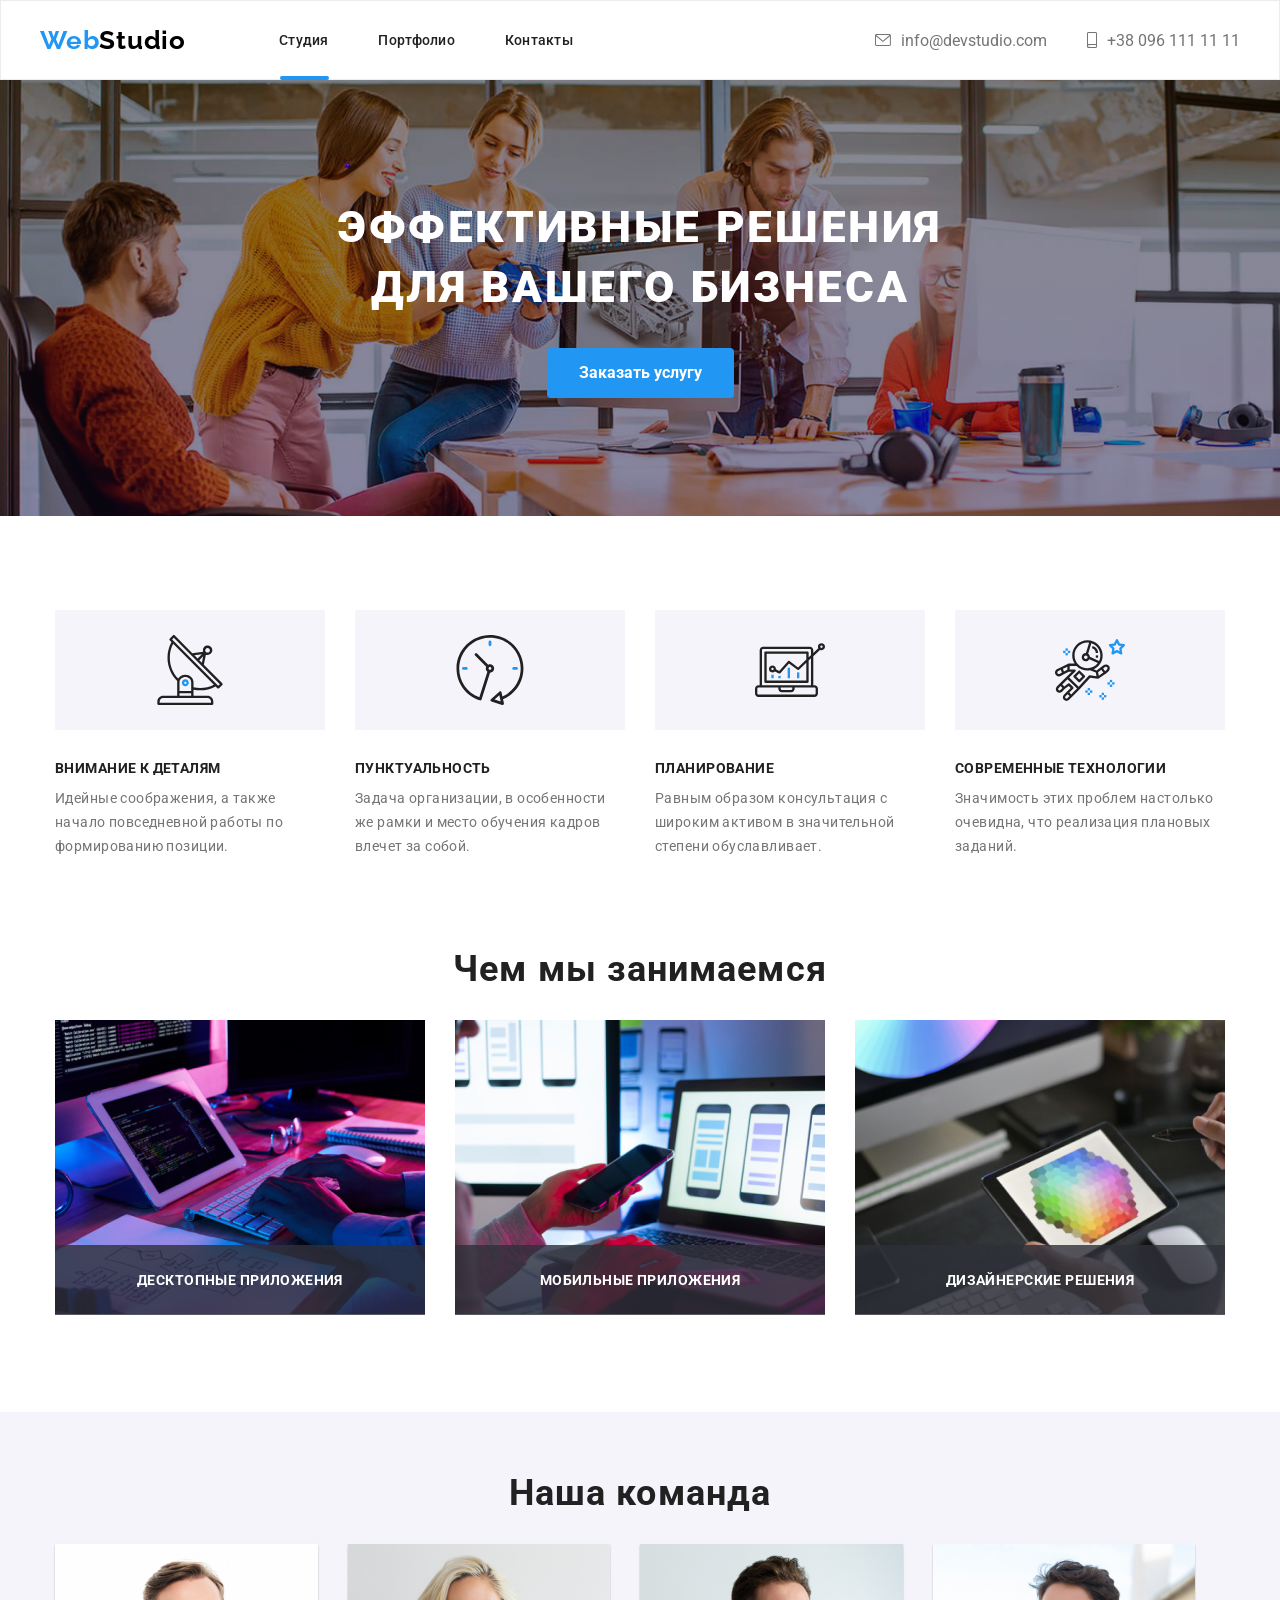
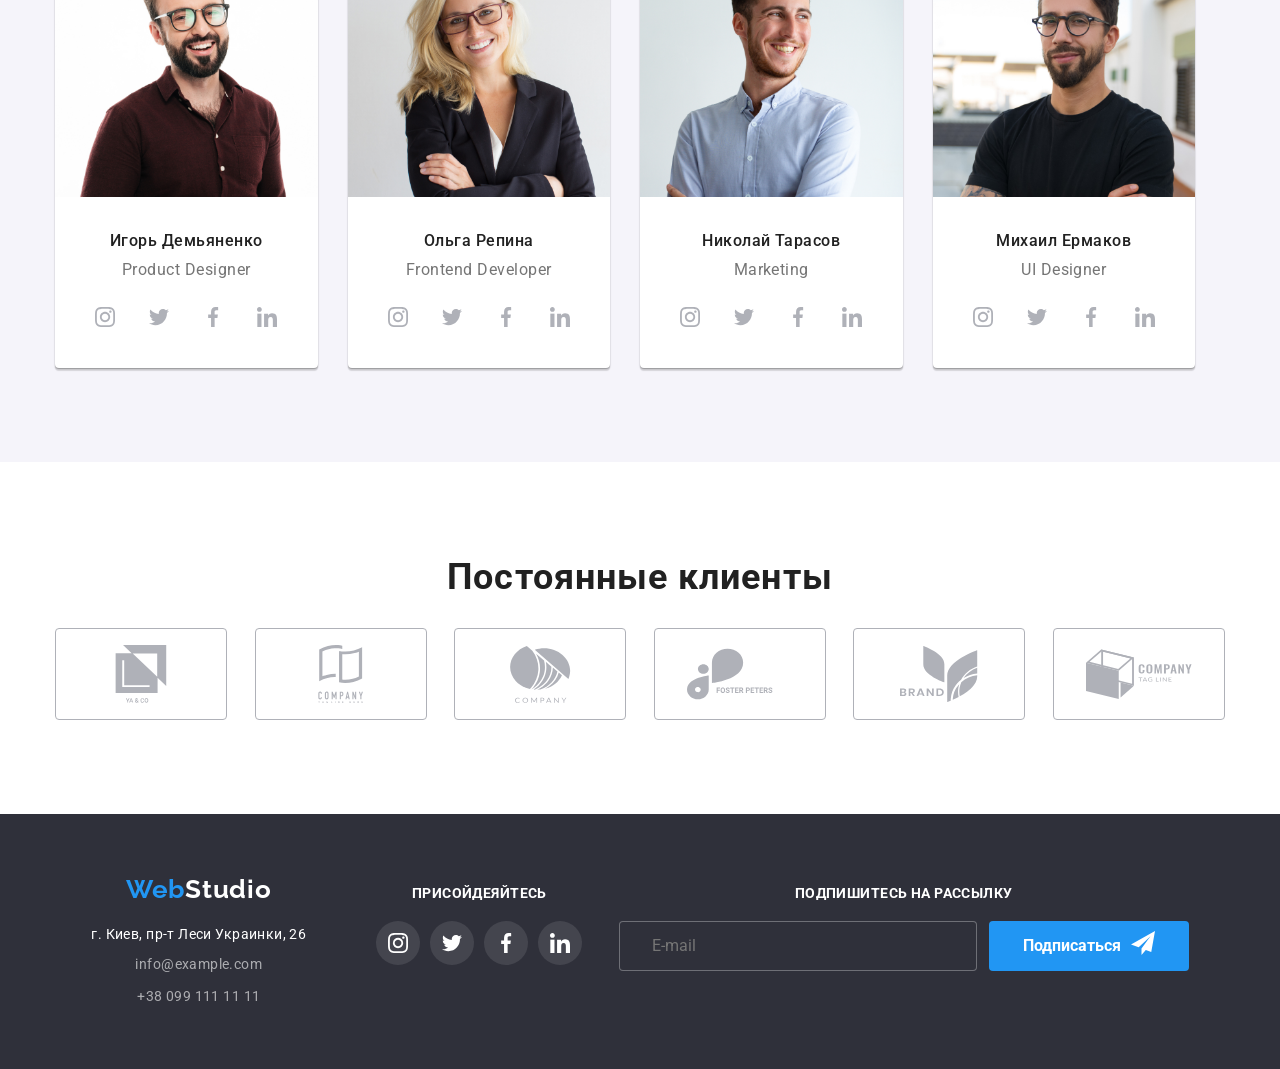
<file: index.html>
<!DOCTYPE html>
<html lang="ru">
<head>
    <meta charset="UTF-8">
    <meta http-equiv="X-UA-Compatible" content="IE=edge">
    <meta name="viewport" content="width=device-width, initial-scale=1.0">
    <title>Yaroslav Borys</title>
    <link rel="preconnect" href="https://fonts.gstatic.com">
    <link href="https://fonts.googleapis.com/css2?family=Raleway:wght@700&family=Roboto:wght@400;500;700;900&display=swap"
        rel="stylesheet">
    <!-- <link rel="stylesheet" href="./css/style.css" /> -->
    <link rel="stylesheet" href="css/main.min.css"/>
</head>

    <template>
        <svg class="icons-button">
            <use href="./images/icons-list/sprite.svg.svg#icon-vector13"></use></svg>

                    <svg class="close-button__menu">
                        <use href="./images/icons-list/sprite.svg.svg#icon-close_24px"></use>
                    </svg>
            
        <svg class="icons">
            <use href="./images/icons-list/sprite.svg.svg#icon-antenna"></use>
        </svg>
        <svg class="icons">
            <use href="./images/icons-list/sprite.svg.svg#icon-astronaut"></use>
        </svg>
        <svg class="icons">
            <use href="./images/icons-list/sprite.svg.svg#icon-diagram"></use>
        </svg>
        <svg class="icons">
            <use href="./images/icons-list/sprite.svg.svg#icon-clock"></use>
        </svg>
        <svg class="icons">
            <use href="./images/icons-list/sprite.svg.svg#icon-client"></use>
        </svg>
        <svg class="icons">
            <use href="./images/icons-list/sprite.svg.svg#icon-client1"></use>
        </svg>
        <svg class="icons">
            <use href="./images/icons-list/sprite.svg.svg#icon-client2"></use>
        </svg>
        <svg class="icons">
            <use href="./images/icons-list/sprite.svg.svg#icon-client3"></use>
        </svg>
        <svg class="icons">
            <use href="./images/icons-list/sprite.svg.svg#icon-client4"></use>
        </svg>
        <svg class="icons">
            <use href="./images/icons-list/sprite.svg.svg#icon-client5"></use>
        </svg>
        <svg class=".icons-contact-mail">
            <use href="./images/icons-list/sprite.svg.svg#icon-envelope"></use>
        </svg>
        <svg class=".icons-contact-tell">
            <use href="./images/icons-list/sprite.svg.svg#icon-smartphone"></use>
        </svg>
        <svg class="icons-social">
            <use href="./images/icons-list/sprite.svg.svg#icon-instagram"></use>
        </svg>
        <svg class="icons-social">
            <use href="./images/icons-list/sprite.svg.svg#icon-twitter"></use>
        </svg>
        <svg class="icons-social">
            <use href="./images/icons-list/sprite.svg.svg#icon-facebook"></use>
        </svg>
        <svg class="icons-social">
            <use href="./images/icons-list/sprite.svg.svg#icon-linkedin"></use>
        </svg>
<!-- MODAL ICON  -->
        <svg class="">
            <use href="./images/icons-list/sprite.svg.svg#icon-name-modal"></use>
        </svg>
    
        <svg class="">
            <use href="./images/icons-list/sprite.svg.svg#icon-tel-modal"></use>
        </svg>

        <svg class="">
            <use href="./images/icons-list/sprite.svg.svg#icon-mail-modal"></use>
        </svg>
    <svg class="">
        <use href="./images/icons-list/sprite.svg.svg#icon-icon-telega"></use>
    </svg>

<!-- MODAL ICON  -->
    </template>

<body>
    <!--Навигация сайта-->
    <header>
        <nav class="navigation">
            <div class="container">
                <div class="menu-burger">
                <h1 class="logo-mobile"><a href="./index.html" lang="en" class="navigation__logo navigation__link">Web<span
                            class="nav__logo-header">Studio</span></a></h1>

            </div>

        <div class="container headder-tablet">
            <!-- <h1><a href="./index.html" lang="en" class="navigation__logo navigation__link">Web<span class="nav__logo-header">Studio</span></a></h1> -->
           <div class="nav">
            <ul class="nav__site nav__list">
                <li><a href="./index.html" class="nav__studio nav__link">Студия</a></li>
                <li><a href="./portfolio.html" class=" nav__link">Портфолио</a></li>
                <li><a href="" class="nav__link">Контакты</a></li>
            </ul>
            <ul class="nav__contact-nav list">
                <li class="nav__list-tell">
                        <ul class="nav__mail-mail">
                        
                            <li><a href="mailto:" class="nav__link">info@devstudio.com</a></li>
                        <li class="nav__icons-contact-mail"><svg class="nav__icons-contact-mail">
                                <use href="./images/icons-list/sprite.svg.svg#icon-envelope"></use>
                            </svg></li>
                        </ul>

                </li>
            
                <li class="nav__list-tell">
                        <ul class="nav__tell-tell">  
                            
                            <li class="nav__list-tell"><a href="tel:+380961111111" class="nav__link">
                    +38 096 111 11 11</a></li>
                    <li><svg class="nav__icons-contact-tell">
                            <use href="./images/icons-list/sprite.svg.svg#icon-smartphone"></use>
                        </svg></li>
            
                         </ul>
                   
            </ul>
            </div>

            <button type="button" class="button__menu">
                <svg class="icons-menu">
                    <use href="./images/icons-list/sprite.svg.svg#icon-menu_24px"></use>
                </svg>
            </button>
    <div class="mobile-nav is-hidden">
     
                <div class="menu-burger-white">
        <button type="button" class="button-close-menu"><svg class="close-button__menu">
                <use href="./images/icons-list/sprite.svg.svg#icon-close_24px"></use>
            </svg>
        </button>

            <ul class="mobile-menu list">
                <li class="mobile-menu__item">
                    <a href="./index.html" class="mobile-menu__link link">Студия</a>
                </li>
                <li class="mobile-menu__item">
                    <a href="./portfolio.html" class="mobile-menu__link link">Портфолио</a>
                </li>
                <li class="mobile-menu__item">
                    <a href="" class="mobile-menu__link link">Контакты</a>
                </li>
            </ul>


             <div class="mobile-nav__bottom">
            <ul class="mobile-contacts list ">
                <li class="mobile-contacts__item">
                    <a href="" class="mobile-contacts__link tell-contacts__link link">+38 096 111 11 11</a>
                </li>
                <li class="mobile-contacts__item">
                    <a href="" class="mobile-contacts__link link">info@devstudio.com</a>
                </li>
            </ul>

            <ul class="mobile-media list">
                <li class="mobile-media__item">
                    <a href="" class="mobile-media__link link">Instagram</a>
                </li>
                <li class="mobile-media__item">
                    <a href="" class="mobile-media__link link">Twitter</a>
                </li>
                <li class="mobile-media__item">
                    <a href="" class="mobile-media__link link">Facebook</a>
                </li>

            </ul>




        </div>
        </div>

        </nav>
    </header>

    <main>
        <!-- Заказ услуги -->
        <section class="hero">
            <div class="container">
            <h2 class="hero__title">Эффективные решения для вашего бизнеса</h2>
            <button data-modal-open type="button" class="hero__button-color">Заказать услугу</button>
            </div>
        </section>

        <!--Преимущество-->
        <section class="advantage">
        <div class="container">
            <h2 class="disp-none">Преимущество</h2>
            <ul class="advantage__list">
                <li> 
                    <div class="advantage__content">
                    <svg class="advantage__icons">
                    <use href="./images/icons-list/sprite.svg.svg#icon-antenna"></use>
                     </svg>
                    </div>
                    <h3  class="advantage__tittle">Внимание к деталям</h3>
                    <p class="advantage__text">Идейные соображения, а также начало повседневной работы по формированию позиции.</p>
                </li>
                <li>
                      <div class="advantage__content">
                    <svg class="advantage__icons">
                        <use href="./images/icons-list/sprite.svg.svg#icon-clock"></use>
                    </svg>
                    </div>
                    <h3 class="advantage__tittle">Пунктуальность</h3>
                    <p class="advantage__text">Задача организации, в особенности же рамки и место обучения кадров влечет за собой.</p>
                </li>
                <li>
                   <div class="advantage__content">
                    <svg class="advantage__icons">
                        <use href="./images/icons-list/sprite.svg.svg#icon-diagram"></use>
                    </svg>
                    </div>
                    <h3 class="advantage__tittle">Планирование</h3>
                    <p class="advantage__text">Равным образом консультация с широким активом в значительной степени обуславливает.</p>
                </li>
                <li>
                    <div class="advantage__content">
                    <svg class="advantage__icons">
                    <use href="./images/icons-list/sprite.svg.svg#icon-astronaut"></use>
                   </svg>
                    </div>
                    <h3 class="advantage__tittle">Современные технологии</h3>
                    <p class="advantage__text">Значимость этих проблем настолько очевидна, что реализация плановых заданий.</p>
                </li>
            </ul>
        </div>
        </section>
            <!--Работа-->
        <section class="work">
            <div class="container">
               <h2 class="block-tittle">Чем мы занимаемся</h2>
                <ul class="work__list">
                   <li class="work__background-img"><img src="images/desctop/img.jpg" class="work__img-list" alt="набор текста на планшете" >
                <p class="work__text">ДЕСКТОПНЫЕ ПРИЛОЖЕНИЯ</p></li>
                    <li class="work__background-img"><img src="images/desctop/box2.jpg" class="work__img-list" alt="nелефон и ноутбук" >
                <p class="work__text">МОБИЛЬНЫЕ ПРИЛОЖЕНИЯ</p></li>
                    <li class="work__background-img"><img src="images/desctop/box3.jpg" class="work__img-list" alt="палитра цветов" >
                <p class="work__text">ДИЗАЙНЕРСКИЕ РЕШЕНИЯ</p>
                    </li>
                </ul>  
            </div>
        </section>
        <!-- Команда -->
        <section class="team">
            <div class="container">
            <h2 class="block-tittle">Наша команда</h2>
            <ul class="team__list">
                <li class="team__people">
                    <img srcset="./images/desctop/human.jpg 1x, ./images/desctop/card-team12x.jpg 2x" src="./images/desctop/human.jpg" alt="мужчина" width="100%">
                    <h3 class="team__worker">Игорь Демьяненко</h3>
                    <p lang="en" class="team__profession">Product Designer</p>
                    <ul class="team__list-people">
                        <li>
                            <a href="#" class="team__social-link">
                                <svg class="team__icons-social">
                                <use href="./images/icons-list/sprite.svg.svg#icon-instagram"></use>
                                </svg>
                            </a>
                        </li>
                        <li>
                            <a href="#" class="team__social-link">
                                <svg class="team__icons-social">
                                <use href="./images/icons-list/sprite.svg.svg#icon-twitter"></use>
                                </svg>
                            </a>
                        </li>
                        <li>
                            <a href="#" class="team__social-link">
                                <svg class="team__icons-social">
                                 <use href="./images/icons-list/sprite.svg.svg#icon-facebook"></use>
                                </svg>
                            </a>
                        </li>
                        <li>
                            <a href="#" class="team__social-link">
                                <svg class="team__icons-social">
                                <use href="./images/icons-list/sprite.svg.svg#icon-linkedin"></use>
                                </svg>
                            </a>
                        </li>
                
                    </ul>
                </li>
                <li class="team__people">
                    <img srcset="./images/desctop/human1.jpg 1x, ./images/desctop/card-team22x.jpg 2x" src="./images/desctop/human1.jpg" alt="девушка"  width="100%">
                    <h3 class="team__worker">Ольга Репина</h3>
                    <p lang="en" class="team__profession">Frontend Developer</p>
                                        <ul class="team__list-people">
                        <li>
                            <a href="#" class="team__social-link">
                                <svg class="team__icons-social">
                                <use href="./images/icons-list/sprite.svg.svg#icon-instagram"></use>
                                </svg>
                            </a>
                        </li>
                        <li>
                            <a href="#" class="team__social-link">
                                <svg class="team__icons-social">
                                <use href="./images/icons-list/sprite.svg.svg#icon-twitter"></use>
                                </svg>
                            </a>
                        </li>
                        <li>
                            <a href="#" class="team__social-link">
                                <svg class="team__icons-social">
                                 <use href="./images/icons-list/sprite.svg.svg#icon-facebook"></use>
                                </svg>
                            </a>
                        </li>
                        <li>
                            <a href="#" class="team__social-link">
                                <svg class="team__icons-social">
                                <use href="./images/icons-list/sprite.svg.svg#icon-linkedin"></use>
                                </svg>
                            </a>
                        </li>
                
                    </ul>
                </li>
                <li class="team__people">
                    <img srcset="./images/desctop/human2.jpg 1x, ./images/desctop/card-team32x.jpg 2x" src="./images/desctop/human2.jpg" alt="мужчина смотрит вправо " width="100%" >
                    <h3 class="team__worker">Николай Тарасов</h3>
                    <p lang="en" class="team__profession">Marketing</p>
                                                        <ul class="team__list-people">
                        <li>
                            <a href="#" class="team__social-link">
                                <svg class="team__icons-social">
                                <use href="./images/icons-list/sprite.svg.svg#icon-instagram"></use>
                                </svg>
                            </a>
                        </li>
                        <li>
                            <a href="#" class="team__social-link">
                                <svg class="team__icons-social">
                                <use href="./images/icons-list/sprite.svg.svg#icon-twitter"></use>
                                </svg>
                            </a>
                        </li>
                        <li>
                            <a href="#" class="team__social-link">
                                <svg class="team__icons-social">
                                 <use href="./images/icons-list/sprite.svg.svg#icon-facebook"></use>
                                </svg>
                            </a>
                        </li>
                        <li>
                            <a href="#" class="team__social-link">
                                <svg class="team__icons-social">
                                <use href="./images/icons-list/sprite.svg.svg#icon-linkedin"></use>
                                </svg>
                            </a>
                        </li>
                
                    </ul>
                </li>
                <li class="team__people">
                    <img srcset="./images/desctop/human3.jpg 1x, ./images/desctop/card-team42x.jpg 2x" src="./images/desctop/human3.jpg" alt="мужчина смотрит на нас" width="100%" >
                    <h3 class="team__worker">Михаил Ермаков</h3>
                    <p lang="en" class="team__profession">UI Designer</p>
                                        <ul class="team__list-people">
                        <li>
                            <a href="#" class="team__social-link">
                                <svg class="team__icons-social">
                                <use href="./images/icons-list/sprite.svg.svg#icon-instagram"></use>
                                </svg>
                            </a>
                        </li>
                        <li>
                            <a href="#" class="team__social-link">
                                <svg class="team__icons-social">
                                <use href="./images/icons-list/sprite.svg.svg#icon-twitter"></use>
                                </svg>
                            </a>
                        </li>
                        <li>
                            <a href="#" class="team__social-link">
                                <svg class="team__icons-social">
                                 <use href="./images/icons-list/sprite.svg.svg#icon-facebook"></use>
                                </svg>
                            </a>
                        </li>
                        <li>
                            <a href="#" class="team__social-link">
                                <svg class="team__icons-social">
                                <use href="./images/icons-list/sprite.svg.svg#icon-linkedin"></use>
                                </svg>
                            </a>
                        </li>
                
                    </ul>
                </li>
            </ul>
            </div>
        </section> 
<!-- Постоянные клиенты -->
        <section class="client">
            <div class="container">
            <h2 class="block-tittle">Постоянные клиенты</h2>
            <ul class="client__list">
                <li class="client">
                    <svg class="client__icons">
                        <use href="./images/icons-list/sprite.svg.svg#icon-client"></use>
                    </svg>
                </li>
                <li class="client">
                <svg class="client__icons">
                    <use href="./images/icons-list/sprite.svg.svg#icon-client1"></use>
                </svg>
            </li>
                <li class="client"><svg class="client__icons">
                    <use href="./images/icons-list/sprite.svg.svg#icon-client2"></use>
                </svg>
            </li>
                <li class="client"><svg class="client__icons">
                    <use href="./images/icons-list/sprite.svg.svg#icon-client3"></use>
                </svg>
            </li>
                <li class="client"><svg class="client__icons">
                    <use href="./images/icons-list/sprite.svg.svg#icon-client4"></use>
                </svg>
            </li>
                <li class="client"><svg class="client__icons">
                    <use href="./images/icons-list/sprite.svg.svg#icon-client5"></use>
                </svg>
            </li>
            </ul>
            </div>
        </section>
        <!-- Постоянные клиенты -->

    <!-- </main> -->

    <!--подвал-->
     <footer class="footer">
        
         <div class="container">
         <div class="tablet">
            <div class="footer__contact"> 

             <a href="#" lang="en" class="footer__link footer__logo">Web<span class="footer__logo-footer">Studio</span></a>
             <address class="footer__address">
                <P class="address">г. Киев, пр-т Леси Украинки, 26</P>
                <ul class="contact-list">
                    <li><a href="mailto:info@example.com" class="footer__link footer__contacts">info@example.com</a></li>
                    <li><a href="tel:+380991111111" class="footer__link footer__contacts">+38 099 111 11 11</a></li>
                </ul>
             </address>
            </div>
        

            <div class="social">
            <p class="social__text">ПРИСОЙДЕЯЙТЕСЬ</p>
            <ul class="social__media">
                        <li>
                            <a href="#" class="social__link">
                                <svg class="social__icons-footer">
                                    <use href="./images/icons-list/sprite.svg.svg#icon-instagram"></use>
                                </svg>
                            </a>
                        </li>
                        <li>
                            <a href="#" >
                                <svg class="social__icons-footer">
                                    <use href="./images/icons-list/sprite.svg.svg#icon-twitter"></use>
                                </svg>
                            </a>
                        </li>
                        <li>
                            <a href="#">
                                <svg class="social__icons-footer">
                                    <use href="./images/icons-list/sprite.svg.svg#icon-facebook"></use>
                                </svg>
                            </a>
                        </li>
                        <li>
                            <a href="#">
                                <svg class="social__icons-footer">
                                    <use href="./images/icons-list/sprite.svg.svg#icon-linkedin"></use>
                                </svg>
                            </a>
                     
                       </li>
                       
                      </ul>
            </div>
            </div>
                
             <div class="sub">
                        <p class="sub__text">ПОДПИШИТЕСЬ НА РАССЫЛКУ</p>
                        <div >
                        <form action="" class="sub__form">
                            <label for="subscription" ></label>
                            <input type="email" class="sub__telega-pole" name="subscrip" id="subscription" placeholder="E-mail">
                            <button type="submit" class="sub__button-footer">Подписаться<svg class="sub__telega-svg">
                                <use href="./images/icons-list/sprite.svg.svg#icon-icon-telega"></use>
                            </svg></button>
                            </div>


                        </form>
                        </div>
         </div>
      </footer>

      
    <div class="backdrop is-hidden" id="modal" data-modal>
        <div class="modal-content" id="modal-content">
            <button data-modal-close type="button"><span class="close-but"><svg class="icons-button">
                <use href="./images/icons-list/sprite.svg.svg#icon-vector13"></use>
            </svg></span></button>
            <form action="#" class="modal-form">
                <p class="modal-form-title">Оставьте свои данные, мы вам перезвоним</p>
             <label class="form-field">
                 Имя
                    <span class="icon-position">
                         <input type="text" name="user-name" minlength="2"placeholder=""  required class="modal-form-input"/>
          
                         <span class="modal-form-icon">
                                <svg class="modal-name modal-svg">
                                    <use href="./images/icons-list/sprite.svg.svg#icon-name-modal"></use>
                                </svg>
                        </span>
                    </span>
                </label>
                <label class="form-field">
                    Телефон 
                    <span class="icon-position">
                        <input type="tel " name="user-fhone" placeholder="" pattern="[0-9]{3}-[0-9]{3}-[0-9]{2}-[0-9]{2}" required class="modal-form-input"/>
                             <span class="modal-form-icon">
                                    <svg class="modal-tel modal-svg">
                                        <use href="./images/icons-list/sprite.svg.svg#icon-tel-modal"></use>
                                    </svg>
                            </span>
                    </span>
                </label>
                <label class="form-field">
                    Почта 
                    <span class="icon-position">
                    <input type="email" name="user-email" placeholder="" required class="modal-form-input"/>
                            <span class="modal-form-icon">
                                <svg class="modal-email modal-svg">
                                    <use href="./images/icons-list/sprite.svg.svg#icon-mail-modal"></use>
                                </svg>
                            </span>
                    </span>
                </label>
                <label class="form-field-txt">
                    Комментарий 
                    <textarea name="user-comment" placeholder="Введите текст" class="modal-form-text" ></textarea>
                </label>
                <span>
                <input type="checkbox" name="user-agree" value="agree" id="checkbox" class="form-check visually-hidden" required >
                <label for="checkbox" class="modal-form-check"  >Соглашаюсь с рассылкой и принимаю <a href="" class="form-link"> Условия договора</a></label>
                </span>
               <button type="submit" class="button-color-form">Отправить</button>
            </form>
         

        </div>
    </div>

    <script src="./js/modal.js" type="module"></script>
    <script src="./js/menu.js" type="module"></script>
</body>
</html>
</file>
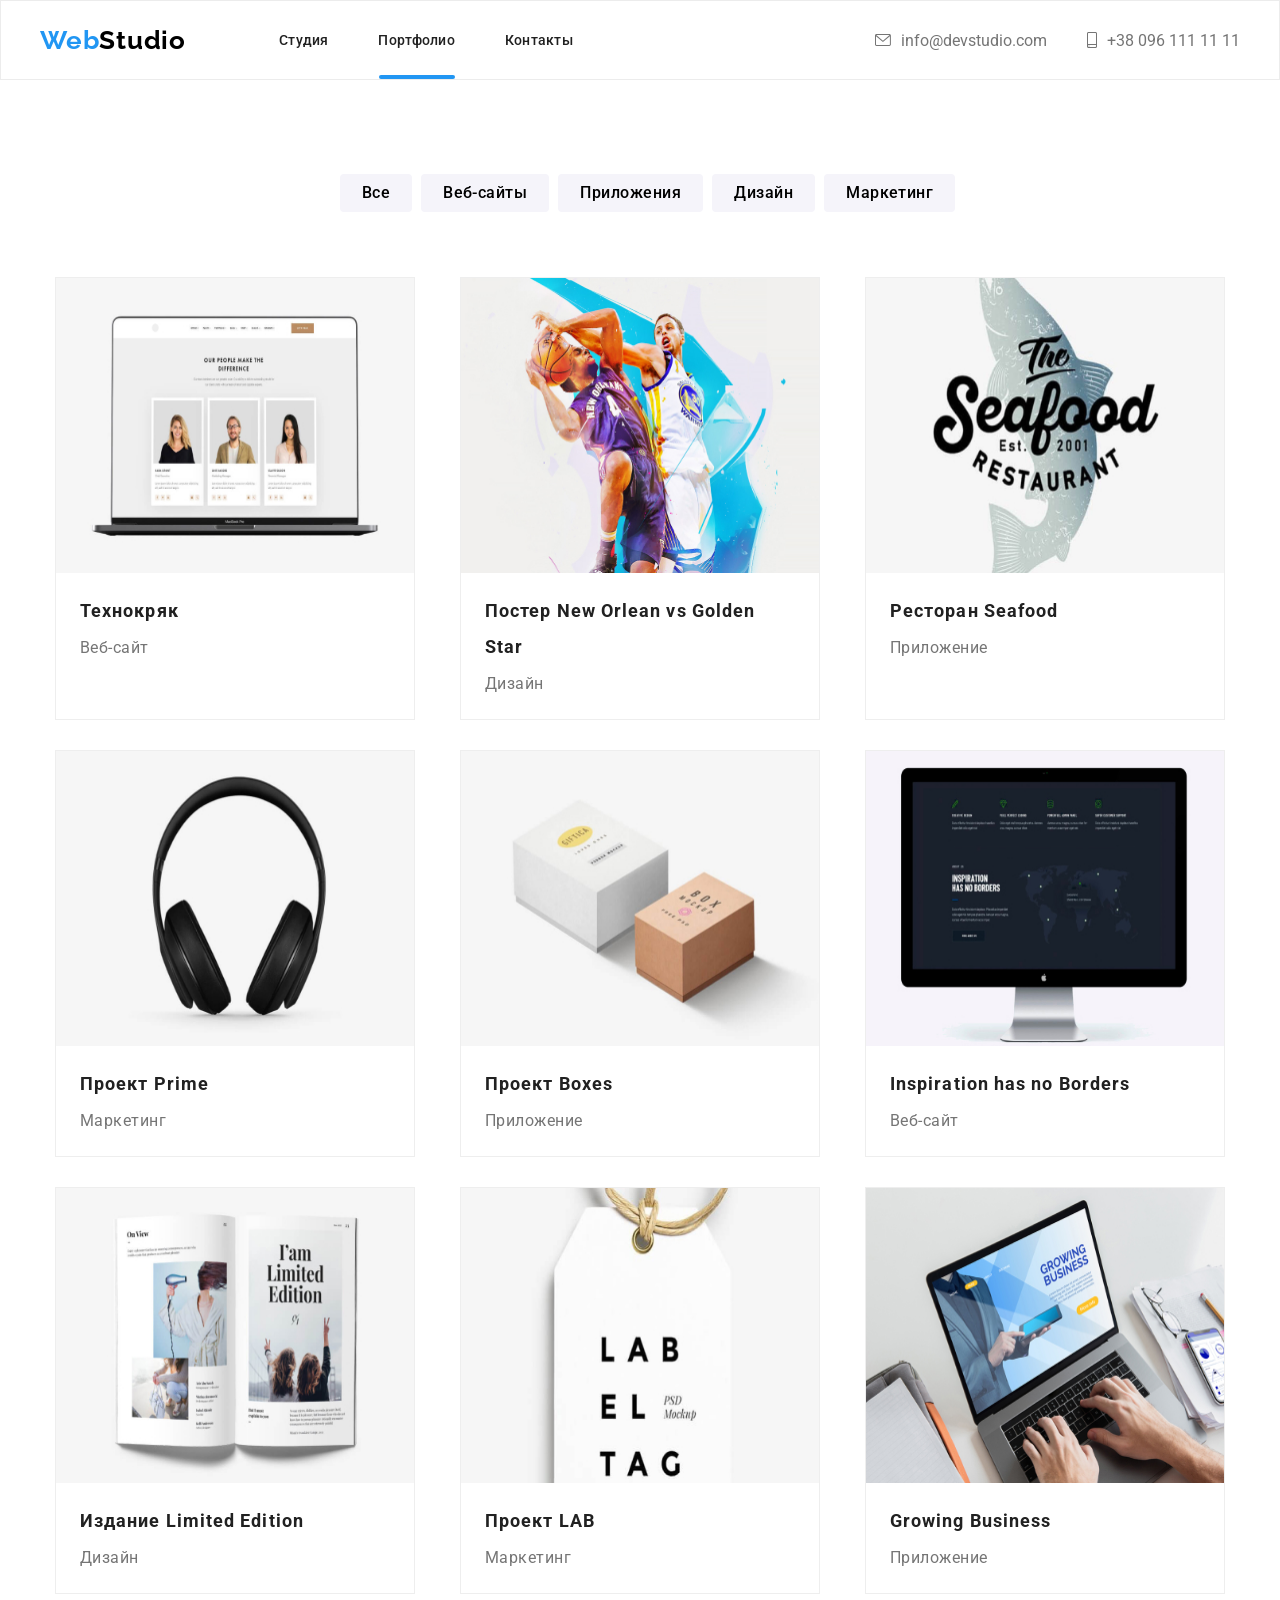
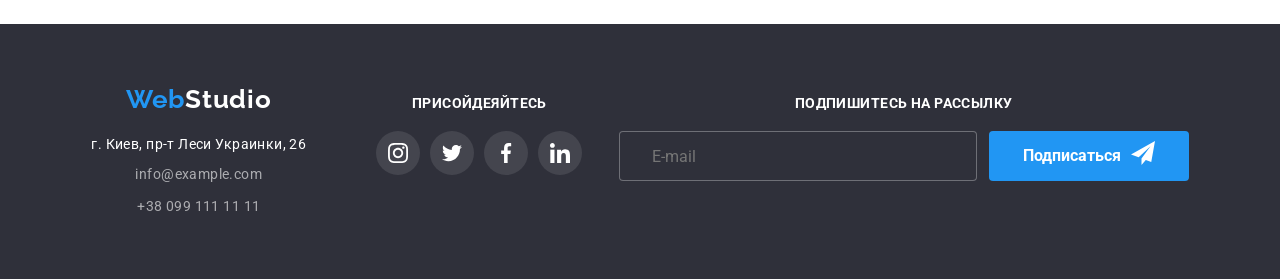
<file: portfolio.html>
<!DOCTYPE html>
<html lang="en">
<head>
    <meta charset="UTF-8">
    <meta http-equiv="X-UA-Compatible" content="IE=edge">
    <meta name="viewport" content="width=device-width, initial-scale=1.0">
    <title>Yaroslav Borys</title>
    <link rel="stylesheet" href="./css/modern-normalize.css">
    <link href="https://fonts.googleapis.com/css2?family=Raleway:wght@700&family=Roboto:wght@400;500;700;900&display=swap"
        rel="stylesheet">
        <!-- <link rel="stylesheet" href="./css/style.css" /> -->
            <link rel="stylesheet" href="css/main.min.css" />
</head>
<body>
    <!--Навигация сайта-->
    <header>
        <nav class="navigation">
            <div class="container">
                <div class="menu-burger">
                    <h1 class="logo-mobile"><a href="./index.html" lang="en"
                            class="navigation__logo navigation__link">Web<span class="nav__logo-header">Studio</span></a>
                    </h1>
    
                </div>
    
                <div class="container headder-tablet">
                    <!-- <h1><a href="./index.html" lang="en" class="navigation__logo navigation__link">Web<span class="nav__logo-header">Studio</span></a></h1> -->
                    <div class="nav">
                        <ul class="nav__site nav__list">
                            <li><a href="./index.html" class=" nav__link">Студия</a></li>
                            <li><a href="./portfolio.html" class="nav__portfolio nav__link">Портфолио</a></li>
                            <li><a href="" class="nav__link">Контакты</a></li>
                        </ul>
                        <ul class="nav__contact-nav list">
                            <li class="nav__list-tell">
                                <ul class="nav__mail-mail">
    
                                    <li><a href="mailto:" class="nav__link">info@devstudio.com</a></li>
                                    <li class="nav__icons-contact-mail"><svg class="nav__icons-contact-mail">
                                            <use href="./images/icons-list/sprite.svg.svg#icon-envelope"></use>
                                        </svg></li>
                                </ul>
    
                            </li>
    
                            <li class="nav__list-tell">
                                <ul class="nav__tell-tell">
    
                                    <li class="nav__list-tell"><a href="tel:+380961111111" class="nav__link">
                                            +38 096 111 11 11</a></li>
                                    <li><svg class="nav__icons-contact-tell">
                                            <use href="./images/icons-list/sprite.svg.svg#icon-smartphone"></use>
                                        </svg></li>
    
                                </ul>
    
                        </ul>
                    </div>
    
                    <button type="button" class="button__menu">
                        <svg class="icons-menu">
                            <use href="./images/icons-list/sprite.svg.svg#icon-menu_24px"></use>
                        </svg>
                    </button>
                    <div class="mobile-nav is-hidden">
    
                        <div class="menu-burger-white">
                            <button type="button" class="button-close-menu"><svg class="close-button__menu">
                                    <use href="./images/icons-list/sprite.svg.svg#icon-close_24px"></use>
                                </svg>
                            </button>
    
                            <ul class="mobile-menu list">
                                <li class="mobile-menu__item">
                                    <a href="./index.html" class="mobile-menu__link link">Студия</a>
                                </li>
                                <li class="mobile-menu__item">
                                    <a href="./portfolio.html" class="mobile-menu__link link">Портфолио</a>
                                </li>
                                <li class="mobile-menu__item">
                                    <a href="" class="mobile-menu__link link">Контакты</a>
                                </li>
                            </ul>
    
    
                            <div class="mobile-nav__bottom">
                                <ul class="mobile-contacts list ">
                                    <li class="mobile-contacts__item">
                                        <a href="" class="mobile-contacts__link tell-contacts__link link">+38 096 111 11
                                            11</a>
                                    </li>
                                    <li class="mobile-contacts__item">
                                        <a href="" class="mobile-contacts__link link">info@devstudio.com</a>
                                    </li>
                                </ul>
    
                                <ul class="mobile-media list">
                                    <li class="mobile-media__item">
                                        <a href="" class="mobile-media__link link">Instagram</a>
                                    </li>
                                    <li class="mobile-media__item">
                                        <a href="" class="mobile-media__link link">Twitter</a>
                                    </li>
                                    <li class="mobile-media__item">
                                        <a href="" class="mobile-media__link link">Facebook</a>
                                    </li>
                                    <li class="mobile-media__item">
                                        <a href="" class="mobile-media__link link">LinkedIn</a>
                                    </li>
                                </ul>
    
    
    
    
                            </div>
                        </div>
    
        </nav>
    </header>
    <main>
        <section class="button-row">
            <div class="container">
        <!-- <h2>Lots of button projects</h2> -->
            <ul class="button-row__list">
                <li><button type="button" class="button-row__pro link">Все</button></li>
                <li><button type="button" class="button-row__pro link">Веб-сайты</button></li>
                <li><button type="button" class="button-row__pro link">Приложения</button></li>
                <li><button type="button" class="button-row__pro link">Дизайн</button></li>
                <li><button type="button" class="button-row__pro link">Маркетинг</button></li>
            </ul>
            </div>
        </section>
        <section class="card">
            <div class="container">
            <!-- <h2>Set of projects</h2> -->
            <ul class="card__portfolio">
                <li>
            
            <div class="card__container">

                                <picture >
                                    <source media="(min-width: 320px)" srcset="./images/mobile/portfolio11.jpg"/>
                                    <source media="(min-width: 768px)" srcset="./images/tablet/tablet1.jpg"/>
                                    <source media="(min-width: 1200px)" srcset="./images/desctop/portfolio1.jpg"/>
                                    <img src="./images/tablet/tablet1.jpg"    alt="ноутбук" style="width: 100%; height: 295px; display: block;"/>
                                </picture>
           
                          <div class="card__background">
                       <p class="card__text-background">Lorem, ipsum dolor sit amet consectetur adipisicing elit. Maxime, eveniet quos officia quasi earum placeat ipsam obcaecati quidem, ex, tenetur ut voluptas est enim? Explicabo, ullam! Maxime at quas consequuntur dolore sit quidem iusto perferendis quis, eius reprehenderit nam iure architecto suscipit dolores quaerat atque, repellat ab. Quisquam maxime, vero nisi eius in iusto a recusandae explicabo architecto iure quae earum optio at reprehenderit doloribus odit rerum veritatis! Dolores quos quas vel libero consectetur odit officiis earum corrupti placeat nisi aperiam, enim nam similique perspiciatis? Tempore delectus totam laudantium laboriosam ut quasi quam similique corporis est, repudiandae natus ipsum fuga!</p>
            
                    </div>
                <div class="card__text">
                    <h3 class="card__pro-tittle">Технокряк</h3>
                <p class="card__pro-text">Веб-сайт</p>
                </div>
            </div>
                </li>



                <li>

            <div class="card__container">
                <picture >
                    <source media="(min-width: 320px)"  srcset="./images/mobile/portfolio122.jpg"/>
                    <source media="(min-width: 768px)"  srcset="./images/tablet/tablet2.jpg"/>
                    <source media="(min-width: 1200px)"  srcset="./images/desctop/portfolio2.jpg"/>
                    <img   src="./images/desctop/portfolio2.jpg" alt="люди играют в бакетбол" style="width: 100%; height: 295px; display: block;"/>
                </picture>
                          <div class="card__background">
                    </div>
                <div class="card__text">
                    <h3 class="card__pro-tittle">Постер New Orlean vs Golden Star</h3>
                    <p class="card__pro-text">Дизайн</p>
                </div>
            </div>
                </li>
                
                <li>

            <div class="card__container">
                                <picture>
                                    <source media="(min-width: 480px)" srcset="./images/mobile/portfolio123.jpg"/>
                                    <source media="(min-width: 768px)" srcset="./images/tablet/tablet3.jpg"/>
                                    <source media="(min-width: 1200px)" srcset="./images/desctop/portfolio3.jpg"/>
                                    <img src="./images/tablet/tablet3.jpg" alt="логотип" style="width: 100%; height: 295px; display: block;"/>
                                </picture>

                          <div class="card__background">
                    </div>
                <div class="card__text">
                    <h3 class="card__pro-tittle">Ресторан Seafood</h3>
                    <p class="card__pro-text">Приложение</p>
                </div>
            </div>
                </li>

                                <li>
                <div class=help>
            <div class="card__container">
                                <picture>
                                    <source media="(min-width: 480px)" srcset="./images/mobile/portfolio124.jpg"/>
                                    <source media="(min-width: 768px)" srcset="./images/tablet/tablet4.jpg"/>
                                    <source media="(min-width: 1200px)" srcset="./images/desctop/portfolio4.jpg"/>
                                    <img src="./images/tablet/tablet4.jpg" alt="наушники" style="width: 100%; height: 295px; display: block;"/>
                                </picture>

                          <div class="card__background">
                    </div>
                <div class="card__text">
                    <h3 class="card__pro-tittle">Проект Prime</h3>
                    <p class="card__pro-text">Маркетинг</p>
                </div>
            </div>
                </li>

                                <li>

            <div class="card__container">
                                     <picture>
                                    <source media="(min-width: 480px)" srcset="./images/mobile/portfolio125.jpg"/>
                                    <source media="(min-width: 768px)" srcset="./images/tablet/tablet5.jpg"/>
                                    <source media="(min-width: 1200px)" srcset="./images/desctop/portfolio5.jpg"/>
                                    <img src="./images/tablet/tablet5.jpg" alt="две коробки" style="width: 100%; height: 295px; display: block;"/>
                                </picture>

                          <div class="card__background">
                    </div>
                <div class="card__text">
                    <h3 class="card__pro-tittle">Проект Boxes</h3>
                    <p class="card__pro-text">Приложение</p>
                </div>
</div>
                </li>

                                <li>

            <div class="card__container">
                                    <picture>
                                    <source media="(min-width: 480px)" srcset="./images/mobile/portfolio126.jpg"/>
                                    <source media="(min-width: 768px)" srcset="./images/tablet/tablet6.jpg"/>
                                    <source media="(min-width: 1200px)" srcset="./images/desctop/portfolio6.jpg"/>
                                    <img src="./images/tablet/tablet6.jpg" alt="монитор" style="width: 100%; height: 295px; display: block;"/>
                                </picture>       

                          <div class="card__background">
                    </div>
                <div class="card__text">
                    <h3 class="card__pro-tittle">Inspiration has no Borders</h3>
                    <p class="card__pro-text">Веб-сайт</p>
                </div>
</div>
                </li>

                                <li>

            <div class="card__container">
                                     <picture>
                                    <source media="(min-width: 480px)" srcset="./images/mobile/portfolio127.jpg"/>
                                    <source media="(min-width: 768px)" srcset="./images/tablet/tablet7.jpg"/>
                                    <source media="(min-width: 1200px)" srcset="./images/desctop/portfolio7.jpg"/>
                                    <img src="./images/tablet/tablet7.jpg" alt="журнал" style="width: 100%; height: 295px; display: block;"/>
                                </picture>  

                          <div class="card__background">
                    </div>
                <div class="card__text">
                    <h3 class="card__pro-tittle">Издание Limited Edition</h3>
                    <p class="card__pro-text">Дизайн</p>
                </div>
</div>
                </li>

                                <li>

            <div class="card__container">
                                    <picture>
                                    <source media="(min-width: 480px)" srcset="./images/mobile/portfolio128.jpg"/>
                                    <source media="(min-width: 768px)" srcset="./images/tablet/tablet8.jpg"/>
                                    <source media="(min-width: 1200px)" srcset="./images/desctop/portfolio8.jpg"/>
                                    <img src="./images/tablet/tablet8.jpg" alt="бирка" style="width: 100%; height: 295px; display: block;"/>
                                </picture>  

                          <div class="card__background">
                    </div>
                <div class="card__text">
                    <h3 class="card__pro-tittle">Проект LAB</h3>
                    <p class="card__pro-text">Маркетинг</p>
                </div>
</div>
                </li>

                                <li>
          
            <div class="card__container">
                                      <picture>
                                    <source media="(min-width: 480px)" srcset="./images/mobile/portfolio129.jpg"/>
                                    <source media="(min-width: 768px)" srcset="./images/tablet/tablet9.jpg"/>
                                    <source media="(min-width: 1200px)" srcset="images/desctop/portfolio9.jpg"/>
                                    <img src="./images/tablet/tablet9.jpg" alt="работа с ноутбуком" style="width: 100%; height: 295px; display: block;"/>
                                </picture> 

                          <div class="card__background">
                       
            
                    </div>
                <div class="card__text">
                    <h3 class="card__pro-tittle">Growing Business</h3>
                    <p class="card__pro-text">Приложение</p>
                </div>
            </div>
                </li>
            </ul>
            </div>
        </section>
    </main>
    <!--подвал-->
    <footer class="footer">
    
        <div class="container">
            <div class="tablet">
                <div class="footer__contact">
    
                    <a href="#" lang="en" class="footer__link footer__logo">Web<span
                            class="footer__logo-footer">Studio</span></a>
                    <address class="footer__address">
                        <P class="address">г. Киев, пр-т Леси Украинки, 26</P>
                        <ul class="contact-list">
                            <li><a href="mailto:info@example.com" class="footer__link footer__contacts">info@example.com</a>
                            </li>
                            <li><a href="tel:+380991111111" class="footer__link footer__contacts">+38 099 111 11 11</a></li>
                        </ul>
                    </address>
                </div>
    
    
                <div class="social">
                    <p class="social__text">ПРИСОЙДЕЯЙТЕСЬ</p>
                    <ul class="social__media">
                        <li>
                            <a href="#" class="social__link">
                                <svg class="social__icons-footer">
                                    <use href="./images/icons-list/sprite.svg.svg#icon-instagram"></use>
                                </svg>
                            </a>
                        </li>
                        <li>
                            <a href="#">
                                <svg class="social__icons-footer">
                                    <use href="./images/icons-list/sprite.svg.svg#icon-twitter"></use>
                                </svg>
                            </a>
                        </li>
                        <li>
                            <a href="#">
                                <svg class="social__icons-footer">
                                    <use href="./images/icons-list/sprite.svg.svg#icon-facebook"></use>
                                </svg>
                            </a>
                        </li>
                        <li>
                            <a href="#">
                                <svg class="social__icons-footer">
                                    <use href="./images/icons-list/sprite.svg.svg#icon-linkedin"></use>
                                </svg>
                            </a>
    
                        </li>
    
                    </ul>
                </div>
            </div>
    
            <div class="sub">
                <p class="sub__text">ПОДПИШИТЕСЬ НА РАССЫЛКУ</p>
                <div>
                    <form action="" class="sub__form">
                        <label for="subscription"></label>
                        <input type="email" class="sub__telega-pole" name="subscrip" id="subscription" placeholder="E-mail">
                        <button type="submit" class="sub__button-footer">Подписаться<svg class="sub__telega-svg">
                                <use href="./images/icons-list/sprite.svg.svg#icon-icon-telega"></use>
                            </svg></button>
                </div>
    
    
                </form>
            </div>
        </div>
    </footer>
<script src="./js/menu.js" type="module"></script>
    </body>
    
    </html>
</file>
<file: css/style.css>
/* Основные стили */
body {
  font-family: "Roboto", sans-serif;
  background-color: var(--white-color);
  color: var(--main-text-color);
}

.container {
  width: 1200px;
  padding: 0 15px;
  margin: 0 auto;
}

/* Основные стили */
/* Списки  */

/* Списки  */

/* Анимации */
@keyframes button-hero {
  0% {
  }
  100% {
    transition: background-color 500ms linear, transform 500ms ease-in-out;
  }
}

/* Анимации */

.site-nav .link {
  display: flex;
  flex-direction: column;
  align-items: flex-end;
}

.studio::after,
.portfolio::after {
  content: "";
  height: 4px;
  background-color: var(--blue-color);
  align-self: flex-end;
  /* margin: 28px 0px 0px 0px; */
  border-radius: 2px;
  z-index: 2;
  position: absolute;
  top: 41px;
}
.studio:after {
  width: 49px;
}

.portfolio:after {
  width: 76px;
}

.tell-tell,
.mail-mail {
  display: flex;
  flex-direction: row-reverse;
}

.list-tell {
  align-items: baseline;
  justify-content: start;
  color: var(--tell-color);
}
.icons-contact-tell {
  width: 10px;
  height: 16px;
  margin-right: 10px;
  fill: currentColor;
}

.icons-contact-mail {
  width: 16px;
  height: 12px;
  margin-right: 10px;
  fill: currentColor;
}
.contact-nav .list-tell:hover,
.contact-nav .list-tell:hover,
.contact-nav .link:hover {
  stroke: var(--blue-color);
  color: var(--blue-color);
  fill: var(--blue-color);
  transition: var(--animation-hover);
}

.navigation .container {
  display: flex;
  align-items: baseline;
}
.navigation .nav {
  display: flex;
  width: 1025px;
  justify-content: space-between;
}
.site-nav {
  display: flex;
  width: 294px;
  justify-content: space-between;
  margin-left: 93px;
  position: relative;
}
.contact-nav {
  display: flex;
  height: 16px;
}
.contact-nav li:not(:first-child) {
  margin-left: 50px;
}

.navigation {
  background-color: var(--white-color);
  border: 1px solid var(--stroke-color);
}
.logo {
  font-family: Raleway;
  color: var(--black-color);
  font-weight: bold;
  font-size: 26px;
  line-height: 1.192;
  letter-spacing: 0.03em;
  padding: 24px 0px 25px;
}
.logo-blue {
  color: var(--blue-color);
}
.site-nav .link:hover,
.site-nav .link:focus,
.site-nav .link:active {
  color: var(--blue-color);
  transition: var(--animation-hover);
}

.nav .portfolio:visited,
.nav .studio:visited {
  color: var(--blue-color);
  transition: var(--animation-hover);
}

.contact-nav .link:hover,
.contact-nav .link:focus {
  color: var(--blue-color);
  fill: var(--blue-color);
  transition: var(--animation-hover);
}

.contact-nav a {
  color: var(--tell-color);
  transition: var(--animation-hover);
}
.navigation .list {
  font-weight: 500;
  font-size: 14px;
  line-height: 1.143;
  letter-spacing: 0.02em;
}
/* Навигация сайта  */

/* Hero block */

.hero .container {
  padding: 200px 452px;
  width: 1600px;
  display: flex;
  align-items: center;
  flex-flow: column;
  background-image: linear-gradient(
      to top,
      rgba(130, 67, 247, 0.068),
      rgba(138, 125, 4, 0.068)
    ),
    url(../images/background.png);
  background-size: cover;
}

.hero-title {
  color: var(--white-color);
  font-weight: 900;
  font-size: 44px;
  line-height: 1.363;
  text-align: center;
  letter-spacing: 0.06em;
  text-transform: uppercase;
  width: 696px;
  margin-bottom: 30px;
}
/* Hero block */
/* Buttons */
/* indentation */
.button-row .container {
  padding: 94px 0px 34px;
}
.button-list {
  display: flex;
  justify-content: center;
  padding-bottom: 16px;
}
.button-list li:not(:last-child) {
  margin-right: 9px;
}
/* indentation */
.button-color {
  font-family: "Roboto", sans-serif;
  background-color: var(--blue-color);
  color: var(--white-color);
  font-size: 16px;
  line-height: 1.875;
  font-weight: 700;
  text-align: center;
  border: 0;
  border-radius: 4px;
  padding: 10px 32px;
  cursor: pointer;
}
.button-pro {
  font-family: "Roboto", sans-serif;
  background-color: var(--portfolio-color);
  font-weight: 500;
  font-size: 16px;
  line-height: 1.625;
  text-align: center;
  letter-spacing: 0.03em;
  border-radius: 4px;
  padding: 6px 22px;
  border: 0;
}
.button-pro:hover,
.button-pro:focus {
  background-color: var(--blue-color);
  color: var(--white-color);
  box-shadow: 0px 3px 1px rgba(0, 0, 0, 0.1), 0px 1px 2px rgba(0, 0, 0, 0.08),
    0px 2px 2px rgba(0, 0, 0, 0.12);
  transition: var(--animation-hover);
}
/* Buttons */

/* Преимущество  */
/* indentation */
.disp-none {
  display: none;
}

.container .advantage-list {
  display: flex;
  padding: 94px 0px;
  justify-content: space-between;
}
.advantage-list > li {
  display: flex;
  width: 270px;
  flex-direction: column;
}

/* ICON */
.advantage-content {
  height: 120px;
  width: 270px;
  background-color: var(--portfolio-color);
  display: flex;
  justify-content: center;
  align-items: center;
  margin-bottom: 30px;
}

.icons-advantage {
  width: 70px;
  height: 70px;
}

/* ICON  */

/* indentation */
.tittle-advantage {
  font-size: 14px;
  line-height: 1.142;
  letter-spacing: 0.03em;
  text-transform: uppercase;
  margin-bottom: 10px;
}
.text-section {
  color: var(--tell-color);
  font-size: 14px;
  line-height: 1.715;
  letter-spacing: 0.03em;
  font-weight: 400;
}
/* Преимущество */

/* work */
.block-tittle {
  font-weight: bold;
  font-size: 36px;
  line-height: 1.167;
  text-align: center;
  letter-spacing: 0.03em;
  margin-bottom: 50px;
}

.work-list p {
  display: flex;
  align-items: center;
  justify-content: center;
  color: var(--white-color);
  background-color: rgba(47, 48, 58, 0.8);
  position: absolute;
  height: 70px;
  width: 370px;
  bottom: 2px;
  left: 0;
  z-index: 1;
  font-weight: bold;
  font-size: 14px;
  line-height: 1.142;
  text-align: center;
  letter-spacing: 0.03em;
}
.background-img {
  position: relative;
  z-index: 1;
}

.container .work-list {
  display: flex;
}
.work-list li:not(:first-child) {
  margin-left: 30px;
}
/* indentation */
/* work */

/* our team */
/* Icon  */
.icons-social {
  width: 20px;
  height: 20px;
}
.icon-list-people a {
  /* padding-bottom: 30px; */
  width: 44px;
  height: 44px;
  border-radius: 50%;
  padding: 12px;
}

.icons-social {
  color: var(--icon-color);
}

.icon-list-people {
  display: flex;
  justify-content: center;
  flex-direction: row;
  padding-bottom: 30px;
}
.icon-list-people a {
  flex-direction: row;
  color: var(--icon-color);
}
.icon-list-people li:not(:last-child) {
  margin-right: 10px;
}
.icon-list-people a:hover,
.icon-list-people a:focus {
  fill: var(--white-color);
  background-color: var(--blue-color);
  transition: var(--animation-hover);
}

.social-link {
  fill: currentColor;
}
/* Icon  */
.our-team .container {
  padding: 94px 0px 93px;
}
.team-list {
  display: flex;
  justify-content: space-between;
  align-content: center;
}

.team-list > li {
  background-color: var(--white-color);
  border-bottom-right-radius: 4px;
  border-bottom-left-radius: 4px;
  box-shadow: 0px 1px 1px rgba(0, 0, 0, 0.14), 0px 1px 2px rgba(0, 0, 0, 0.2),
    0px 3px 1px rgba(0, 0, 0, 0.12);
  display: flex;
  flex-direction: column;
  align-items: center;
  transition: var(--animation-hover);
}
.our-team {
  background-color: var(--portfolio-color);
  transition: var(--animation-hover);
}
.name-worker {
  font-weight: 500;
  font-size: 16px;
  /* text-align: center; */
  line-height: 1.188;
  padding: 30px 0px 10px;
  letter-spacing: 0.03em;
}
.profession {
  font-size: 16px;
  line-height: 1.188;

  letter-spacing: 0.03em;
  color: var(--tell-color);
  padding: 10px 0px 16px;
  font-weight: normal;
}

/* our team */
/* Постоянные клиенты */

.client-section .container {
  padding-top: 94px;
  padding-bottom: 94px;
}
.client-list li {
  width: 170px;
  height: 92px;
  border: solid 1px;
  border-radius: 4px;
  padding: 16px 32px;
  color: var(--icon-color);
  box-sizing: border-box;
}

.client-list {
  display: flex;
  flex-direction: row;
  justify-content: space-between;
  align-items: center;
  fill: currentColor;
}
.icons-client {
  width: 106px;
  height: 60px;
}
.client-list li:focus,
.client-list li:hover {
  fill: var(--blue-color);
  border: solid 1px var(--blue-color);
  transition: var(--animation-hover);
}
/* Постоянные клиенты */

/* portfolio */
/* Card */
.card-container:hover .background-blue,
.card-container:focus .background-blue {
  transition: var(--animation-hover);
  transform: translateY(0);
  opacity: 1;
  overflow: auto;
}
.card-container {
  position: relative;
  width: 370px;
  height: 404px;
}

.background-blue {
  position: absolute;
  top: 0;
  left: 0;
  width: 370px;
  height: 294px;
  transform: translateY(60%);
  background: rgba(33, 150, 243, 0.9);
  border: Solid rgba(33, 150, 243, 0.9);
  opacity: 0;
}

.text-background {
  font-family: Roboto;
  font-size: 18px;
  line-height: 1.556px;
  line-height: 133%;
  /* align: Left; */
  vertical-align: Top;
  letter-spacing: 3%;
  color: var(--white-color);
  padding: 64px 23px;
}

.project-portfolio li:hover {
  box-shadow: 1px 4px 6px 1px rgba(0, 0, 0, 0.16),
    0px 4px 4px rgba(0, 0, 0, 0.06), 0px 1px 1px rgba(0, 0, 0, 0.06);
  transition: var(--animation-hover);
}

.card .container {
  padding-bottom: 94px;
}
.project-portfolio {
  display: flex;
  flex-wrap: wrap;
  justify-content: space-between;
}

.project-portfolio li:nth-child(-n + 6) {
  margin-bottom: 30px;
}

/* Card */

.project-portfolio li {
  background-color: var(--white-color);
  border: 1px solid var(--solid-color);
}

.pro-tittle {
  font-size: 18px;
  line-height: 2;
  letter-spacing: 0.06em;
}
.pro-text {
  font-weight: 400;
  font-size: 16px;
  line-height: 1.875;
  letter-spacing: 0.03em;
  color: var(--tell-color);
}
.card-text {
  z-index: 4;
}
.project-portfolio .card-text {
  padding: 20px 24px;
}
.pro-tittle {
  margin-bottom: 4px;
}
/* portfolio */

/* footer */
/* indentation */

/* 3-block-footer */

.button-footer {
  display: flex;
  /* align-self: center; */
  justify-content: center;
  width: 200px;
  height: 50px;
  font-family: "Roboto", sans-serif;
  background-color: var(--blue-color);
  color: var(--white-color);
  font-size: 16px;
  line-height: 1.875;
  font-weight: 700;
  text-align: center;
  border: 0;
  border-radius: 4px;
  padding: 10px 32px;
  cursor: pointer;
  margin-left: 12px;
}

.telega-svg {
  width: 24px;
  height: 24px;
  fill: var(--white-color);
  margin-left: 10px;
}

/* .sub-box {
  margin-left: 93px;
} */

.sub-form {
  display: flex;
  flex-direction: row;
}

.telega-pole::placeholder {
  padding-left: 16px;
}

.telega-pole {
  width: 358px;
  height: 50px;
  border: 1px solid var(--stoke-solid-footer);
  background: var(--hero-color);
  border-radius: 4px;
  padding-left: 16px;
  color: var(--white-color);
}

.telega-pole:focus {
  outline: none;
  border-color: var(--blue-color);
}

/* 3-block-footer */

.footer .container {
  padding: 60px 15px;
  align-items: baseline;
  justify-content: baseline;
}

.footer__address :not(:last-child) {
  margin-bottom: 9px;
}
/* indentation */

.footer {
  background-color: var(--hero-color);
}
/* .logo-footer{
  font-family: Raleway;
  color: var(--white-color);
  font-weight: bold;
  font-size: 26px;
  line-height: 1.192;
  letter-spacing: 0.03em;
  margin-bottom: 20px;
} */
.logo-footer {
  color: var(--white-color);
}

.footer__address {
  color: var(--white-color);
  font-size: 14px;
  line-height: 1.411;
  letter-spacing: 0.03em;
  font-style: normal;
}
.contacts {
  color: var(--contacts-color);
  font-weight: 400;
  font-size: 14px;
  line-height: 1.714;
  letter-spacing: 0.03em;
  text-decoration: none;
  font-style: normal;
}
.contacts:focus,
.contacts:hover {
  color: var(--blue-color);
  transition: var(--animation-hover);
}

.text-final {
  color: var(--white-color);
  font-weight: 700;
  font-size: 14px;
  line-height: 1.143;
  vertical-align: Top;
  letter-spacing: 0.03em;
  margin-bottom: 20px;
}

.footer .container {
  display: flex;
  justify-content: space-between;
}

.social-cont {
  margin-left: 70px;
  align-items: baseline;
}

.social-media {
  display: flex;
}
/* ИКОНКИ  */

.icons-footer {
  width: 20px;
  height: 20px;
}

/* .icons-social li {
  /* padding-bottom: 30px; */
/* width: 44px;
  height: 44px;
  border-radius: 50%;
  padding: 12px; */
/* } */
.social-media .container {
  display: flex;
}
.social-media a {
  width: 44px;
  height: 44px;
  border-radius: 50%;
  padding: 12px;
  background-color: var(--icon-footer);
  color: var(--white-color);
  flex-direction: row;
}
.social-media li:not(:last-child) {
  margin-right: 10px;
}
.social-media a:hover,
.social-media a:focus {
  fill: var(--white-color);
  background-color: var(--blue-color);
  transition: var(--animation-hover);
}
.icons-footer {
  fill: currentColor;
}
.social-media :hover,
.social-mediae :focus {
  fill: var(--white-color);
  transition: var(--animation-hover);
}
.social-medial a {
  fill: currentColor;
}

/* ИКОНКИ  */
/* footer */

/* Modal-js */
.backdrop {
  position: fixed;

  transition: transform 150ms linear;
  top: 0;
  left: 0;
  transform: translate(0);
  width: 100vw;
  height: 100vh;
  background-color: var(--solid-button);
  z-index: 2;
}

/* Модальное окно  */
.modal-content {
  /* display: flex;
  align-items: center; */
  position: absolute;
  top: 50%;
  left: 50%;
  transform: translate(-50%, -50%);
  max-width: 528px;
  width: 100%;
  max-height: 581px;
  height: 100%;
  padding: 40px;
  background-color: rgb(255, 255, 255);
  border-radius: 3px;
  box-shadow: 0px 4px 4px 0px rgba(0, 0, 0, 0.2);
}

[data-modal-close] {
  position: absolute;
  width: 30px;
  height: 30px;
  top: 8px;
  right: 5px;
  border-radius: 20px;
  background-color: transparent;
  border: 1px solid var(--solid-button);
  font-weight: bold;
  cursor: pointer;
  color: var(--main-text-color);
}
.is-hidden {
  transform: translate(-100%, -100%);
}
.close-but {
  padding: 3px 3px 4px 4px;
}
.icons-button {
  width: 11px;
  height: 11px;
  fill: #000000;
  stroke: #000000;
  stroke-width: 3px;
}

.modal-form-title {
  text-align: center;
  font-weight: 700;
  font-size: 20px;
  line-height: 1.15;
  letter-spacing: 3%;
  margin-bottom: 10px;
}

.modal-form {
  display: flex;
  flex-direction: column;
  height: 448px;
}

.modal-form-input {
  width: 100%;
  border-radius: 4px;
  height: 40px;
  border: 1px solid rgba(33, 33, 33, 0.2);
  padding-left: 42px;
  outline: none;
}
.modal-form-input:focus {
  border-color: var(--blue-color);
}

.modal-form-input:focus + .modal-form-icon {
  background-color: var(--hero-color);
  fill: var(--blue-color);
  stroke: var(--blue-color);
}

/* .icon-position:focus {
  fill: var(--blue-color);
  stroke: var(--blue-color);
} */

/* ВТоростипенные стили  */
/* .modal-form-input:required:valid {
  border-color: green;
}

.modal-form-input:required:invalid {
  border-color: red;
} */
/* ВТоростипенные стили  */

.form-field {
  font-size: 12px;
  line-height: 1.167;
  text-align: left;
  letter-spacing: 0.01em;
  color: var(--tell-color);
  /* padding-top: 10px; */
  margin-bottom: 10px;
}

.icon-position {
  position: relative;
  display: block;
  margin-top: 4px;
}

.modal-form-icon {
  fill: var(--main-text-color);
}
.modal-form-input::placeholder {
  color: var(--form-text);
}

.modal-svg {
  display: flex;
  justify-content: left;
  align-items: center;
  position: absolute;
  transform: translateY(-50%);
  top: 50%;
  left: 3%;
  fill: inherit;
}

.modal-name {
  width: 12px;
  height: 12px;
}

.modal-tel {
  width: 13px;
  height: 13px;
}
.modal-email {
  width: 15px;
  height: 12px;
}
/* .modal-form-icon {
  display: flex;
  justify-content: left;
  align-items: center;
  position: absolute;
  transform: translateY(-50%);
  top: 50%;
  left: 3%;
} */

.modal-form-text {
  width: 100%;
  height: 120px;
  resize: none;
  padding: 12px 16px;
  margin-top: 4px;
  margin-bottom: 20px;
  border-radius: 4px;
  border: 1px solid rgba(33, 33, 33, 0.2);
  font-size: 14px;
  line-height: 1.142;
  outline: none;
}
.modal-form-text:focus {
  border-color: var(--blue-color);
}

.modal-form-text::placeholder {
  color: var(--form-text);
}

.form-field-txt {
  font-size: 12px;
  line-height: 1.167;
  text-align: left;
  letter-spacing: 0.01em;
  color: var(--tell-color);
}
.modal-form-check {
  border-color: #212121;
}

.modal-form-check::before {
  content: "";
  width: 16px;
  height: 15px;
  border: 2px solid var(--main-text-color);
  display: inline-block;
  border-radius: 3px;
  margin-right: 9px;
  vertical-align: middle;
}

.form-check:checked + .modal-form-check::before {
  content: url("../images/vector-galka.png");
  display: flex;
  flex-direction: row;
  align-items: center;
  justify-content: center;
  align-self: center;
  border-color: var(--blue-color);
  background-color: var(--blue-color);
}

.visually-hidden {
  position: absolute !important;
  width: 1px !important;
  height: 1px !important;
  margin: -1px !important;
  padding: 0 !important;
  overflow: hidden;
  border: 0 !important;
  clip: rect(0 0 0 0);
}
.form-check {
  display: flex;
}

.modal-form-check {
  display: flex;
  align-items: center;
  align-self: auto;
  font-size: 14px;
  line-height: 1.714;
  justify-content: center;
  margin-bottom: 30px;
}

.form-link {
  color: var(--blue-color);
  text-decoration: underline;
  padding-left: 3px;
}
/* Модальное окно  */

/* Кнопка Модалки  */

.button-color-form {
  display: flex;
  align-self: center;
  justify-content: center;
  width: 200px;
  height: 50px;
  font-family: "Roboto", sans-serif;
  background-color: var(--blue-color);
  color: var(--white-color);
  font-size: 16px;
  line-height: 1.875;
  font-weight: 700;
  text-align: center;
  border: 0;
  border-radius: 4px;
  padding: 10px 32px;
  cursor: pointer;
  /* padding: 10px 55px; */
}
/* Кнопка Модалки  */
</file>
<file: css/main.min.css>
/*! modern-normalize v1.1.0 | MIT License | https://github.com/sindresorhus/modern-normalize */ul,ol{list-style:none;margin:0;padding:0}*{margin:0;padding:0}a{text-decoration:none;color:inherit;display:inline-block}*,::before,::after{box-sizing:border-box}html{-moz-tab-size:4;tab-size:4}html{line-height:1.15;-webkit-text-size-adjust:100%}body{margin:0}body{font-family:system-ui,-apple-system,"Segoe UI",Roboto,Helvetica,Arial,sans-serif,"Apple Color Emoji","Segoe UI Emoji"}hr{height:0;color:inherit}abbr[title]{text-decoration:underline dotted}b,strong{font-weight:bolder}code,kbd,samp,pre{font-family:ui-monospace, SFMono-Regular, Consolas, "Liberation Mono", Menlo, monospace;font-size:1em}small{font-size:80%}sub,sup{font-size:75%;line-height:0;position:relative;vertical-align:baseline}sub{bottom:-0.25em}sup{top:-0.5em}table{text-indent:0;border-color:inherit}button,input,optgroup,select,textarea{font-family:inherit;font-size:100%;line-height:1.15;margin:0}button,select{text-transform:none}button,[type="button"],[type="reset"],[type="submit"]{-webkit-appearance:button}::-moz-focus-inner{border-style:none;padding:0}:-moz-focusring{outline:1px dotted ButtonText}:-moz-ui-invalid{box-shadow:none}legend{padding:0}progress{vertical-align:baseline}::-webkit-inner-spin-button,::-webkit-outer-spin-button{height:auto}[type="search"]{-webkit-appearance:textfield;outline-offset:-2px}::-webkit-search-decoration{-webkit-appearance:none}::-webkit-file-upload-button{-webkit-appearance:button;font:inherit}summary{display:list-item}.container{margin-left:auto;margin-right:auto;padding-left:15px;padding-right:15px;width:100%;position:relative}@media screen and (min-width: 480px){.container{max-width:480px}}@media screen and (min-width: 768px){.container{max-width:768px}}@media screen and (min-width: 1200px){.container{max-width:1200px}}body{font-family:"Roboto", sans-serif;background-color:#fff;color:#212121}.block-tittle{font-weight:bold;font-size:36px;line-height:1.167;text-align:center;letter-spacing:0.03em}.card__container:hover .card__background,.card__container:focus .card__background{transition:250ms cubic-bezier(0.4, 0, 0.2, 1);transform:translateY(0);opacity:1;overflow:auto;width:100%}.card__container{border:1px solid #eeeeee;position:relative;width:100%;height:100%}.card__background{position:absolute;top:0;left:0;width:100%;height:294px;transform:translateY(50%);background:rgba(33,150,243,0.9);border:Solid rgba(33,150,243,0.9);opacity:0}.card__text-background{font-family:Roboto;font-size:18px;line-height:1.556;vertical-align:Top;letter-spacing:0.03em;color:#fff;padding:64px 23px}.card.container{padding-bottom:94px}.card__portfolio li:hover{box-shadow:1px 4px 6px 1px rgba(0,0,0,0.16),0px 4px 4px rgba(0,0,0,0.06),0px 1px 1px rgba(0,0,0,0.06);transition:250ms cubic-bezier(0.4, 0, 0.2, 1)}.card__portfolio{justify-content:space-between}@media screen and (min-width: 768px){.card__portfolio{display:flex;flex-wrap:wrap}}.card__portfolio li{width:100%;margin-bottom:30px}@media screen and (min-width: 768px){.card__portfolio li{flex-basis:calc((100% - 60px) / 2)}}@media screen and (min-width: 1200px){.card__portfolio li{flex-basis:calc((100% - 90px) / 3)}}.card__portfolio li{display:flex;flex-wrap:wrap;justify-content:space-between}.card__pro-tittle{font-size:18px;line-height:2;letter-spacing:0.06em;margin-bottom:4px;margin-top:20px;margin-left:24px;margin-right:24px}.card__pro-text{font-weight:400;font-size:16px;line-height:1.875;letter-spacing:0.03em;color:#757575;margin-bottom:20px;margin-left:24px;margin-right:24px}.card__text{z-index:4}.nav__portfolio::after{content:"";height:4px;background-color:#2196f3;align-self:flex-end;border-radius:2px;z-index:2;position:absolute;top:43px;width:76px}.nav__logo-header{color:#000}.navigation__logo{font-family:Raleway;color:#2196f3;font-weight:bold;font-size:26px;line-height:1.192;letter-spacing:0.03em}.footer__logo-footer{color:#fff}.footer__logo{font-family:Raleway;color:#2196f3;font-weight:bold;font-size:26px;line-height:1.192;letter-spacing:0.03em;padding-bottom:20px}.footer__logo-footer{color:#fff}.nav__site .nav__link{display:flex;flex-direction:column;align-items:flex-end}.nav__studio::after{content:"";height:4px;background-color:#2196f3;align-self:flex-end;border-radius:2px;z-index:2;position:absolute;top:44px;width:49px}.menu-burger{display:flex;justify-content:space-between;align-self:center;align-items:baseline}.nav__tell-tell,.nav__mail-mail{display:flex;flex-direction:row-reverse;justify-content:flex-end}.nav__list-tell{align-items:baseline;justify-content:start;color:#757575}.nav__contact-nav .nav__list-tell:hover,.nav__contact-nav .nav__link:hover{stroke:#2196f3;color:#2196f3;fill:#2196f3;transition:250ms cubic-bezier(0.4, 0, 0.2, 1)}@media screen and (min-width: 320px){.navigation .logo-mobile{padding-top:15px}}@media screen and (min-width: 768px){.navigation .logo-mobile{padding-top:0px}}.navigation .mobile-nav{display:flex;align-items:baseline;flex-direction:column;justify-content:space-between;height:100%;padding-top:48px;padding-bottom:48px}@media screen and (min-width: 320px){.navigation .mobile-nav{display:flex}}@media screen and (min-width: 768px){.navigation .mobile-nav{display:flex}}@media screen and (min-width: 1200px){.navigation .mobile-nav{display:flex}}.navigation .container{align-items:baseline;height:100%}@media screen and (min-width: 320px){.navigation .container{display:flex;align-items:flex-end;justify-content:flex-end;flex-direction:row}}@media screen and (min-width: 768px){.navigation .container{align-items:center;padding-left:0px;padding-right:0px;display:flex}}@media screen and (min-width: 1200px){.navigation .container{padding-left:0px;padding-right:0px}}.navigation .nav{display:flex;width:100%}@media screen and (min-width: 320px){.navigation .nav{display:none}}@media screen and (min-width: 768px){.navigation .nav{display:flex;justify-content:space-around}}@media screen and (min-width: 1200px){.navigation .nav{display:flex;justify-content:space-between}}.navigation{background-color:#fff;border:1px solid #ececec;display:flex;justify-content:space-between;align-items:baseline;height:60px}@media screen and (min-width: 768px){.navigation{height:80px}}@media screen and (min-width: 1200px){.headder-tablet{position:relative;display:flex}}@media screen and (min-width: 768px){.headder-tablet{position:relative;display:flex}}.nav__site{display:flex;position:relative;display:flex;width:294px;justify-content:space-between;margin-left:93px;position:relative}@media screen and (min-width: 768px){.nav__site{margin-left:0px}}@media screen and (min-width: 1200px){.nav__site{margin-left:93px}}.nav__contact-nav{display:flex;height:16px}@media screen and (min-width: 768px){.nav__contact-nav{flex-direction:column;justify-content:center;align-content:flex-start}}@media screen and (min-width: 1200px){.nav__contact-nav{flex-direction:row}}.nav__contact-nav>li:not(:last-child){margin-bottom:10px}@media screen and (min-width: 1200px){.nav__contact-nav li:not(:first-child){margin-left:20px}}.menu-burger-white{display:block;justify-content:flex-end;flex-direction:row;padding:48px 40px}.logo-header{color:#000}.logo{font-family:Raleway;color:#2196f3;font-weight:bold;font-size:26px;line-height:1.192;letter-spacing:0.03em;padding:24px 0px 25px}.nav__list .nav__link:hover,.nav__list .nav__link:focus,.nav__list .nav__link:active{color:#2196f3;transition:250ms cubic-bezier(0.4, 0, 0.2, 1)}.nav .nav__portfolio:visited,.nav .nav__studio:visited{color:#2196f3;transition:250ms cubic-bezier(0.4, 0, 0.2, 1)}.nav__contact-nav .link:hover,.nav__contact-nav .link:focus{color:#2196f3;fill:#2196f3;transition:250ms cubic-bezier(0.4, 0, 0.2, 1)}.nav__contact-nav a{color:#757575;transition:250ms cubic-bezier(0.4, 0, 0.2, 1)}.navigation .nav__list{font-weight:500;font-size:14px;line-height:1.143;letter-spacing:0.02em}.button__menu{width:40px;height:40px;background-color:rgba(255,255,255,0);border:0px}@media screen and (min-width: 768px){.button__menu{display:none}}.button__menu:focus,.button__menu:hover{color:#2196f3}.button-close-menu{width:40px;height:40px;background-color:rgba(255,255,255,0);border:0px;position:absolute;right:0;top:18.75px}.button-close-menu:focus,.button-close-menu:hover{color:#2196f3}.mobile-nav{position:absolute;background-color:#fff;top:0;left:0;width:100vw;height:100vh;z-index:5;position:absolute;position:fixed}.mobile-menu__link{font-size:40px;line-height:1.175;text-align:center;vertical-align:top;letter-spacing:0.02em;text-decoration:none}.mobile-menu__link:hover,.mobile-menu__link:focus{color:#2196f3}.mobile-contacts__link{font-size:24px;line-height:1.166;text-align:left;vertical-align:top;letter-spacing:0.02em;text-decoration:none;margin-top:34px;color:#757575}.mobile-contacts li:not(:first-child){margin-bottom:64px}.mobile-contacts__link:hover,.mobile-contacts__link:focus{color:#2196f3}.tell-contacts__link{font-size:34px;line-height:1.176;text-align:Left;vertical-align:Top;letter-spacing:0.02em;color:#2196f3}.mobile-media__link{font-size:18px;line-height:1.222;text-align:left;vertical-align:Top;letter-spacing:0.02em;color:#2196f3}.mobile-media{display:flex}.mobile-menu__item{margin-bottom:36px}.mobile-media li:not(:last-child){padding-right:10px;border-right:1px solid rgba(33,33,33,0.2);height:22px;margin-left:10px}.mobile-media li:not(:first-child){margin-left:10px}.mobile-nav .is-hidden{opacity:0;pointer-events:none}.hero__button-color{font-family:"Roboto", sans-serif;background-color:#2196f3;color:#fff;font-size:16px;line-height:1.875;font-weight:700;border:0;border-radius:4px;padding:10px 32px;cursor:pointer;display:flex;justify-content:center;margin:auto}.button-row__pro{font-family:"Roboto", sans-serif;background-color:#f5f4fa;font-weight:500;font-size:16px;line-height:1.625;text-align:center;letter-spacing:0.03em;border-radius:4px;padding:6px 22px;border:0}.button-row__pro:hover,.button-row__pro:focus{background-color:#2196f3;color:#fff;box-shadow:0px 3px 1px rgba(0,0,0,0.1),0px 1px 2px rgba(0,0,0,0.08),0px 2px 2px rgba(0,0,0,0.12);transition:250ms cubic-bezier(0.4, 0, 0.2, 1)}.button-row .container{padding:94px 0px 34px}.button-row__list{display:flex;flex-wrap:wrap;padding-bottom:16px;padding-left:15px}@media screen and (min-width: 768px){.button-row__list{justify-content:center}}.button-row__list li:not(:last-child){margin-bottom:15px;margin-right:9px}.sub__button-footer{display:block;width:200px;height:50px;font-family:"Roboto", sans-serif;background-color:#2196f3;color:#fff;font-size:16px;line-height:1.875;font-weight:700;text-align:center;border:0;border-radius:4px;cursor:pointer;padding:10px 32px;margin:0 auto}@media screen and (min-width: 1200px){.sub__button-footer{display:flex;margin-left:12px;justify-content:center}}.nav__icons-contact-tell{width:10px;height:16px;margin-right:10px;fill:currentColor}.nav__icons-contact-mail{width:16px;height:12px;margin-right:10px;fill:currentColor}.icons-menu{width:24px;height:16px;fill:currentColor}.close-button__menu{width:18.67px;height:18.33px;fill:currentColor;position:absolute;top:0px;left:0px}.social__icons-footer{width:20px;height:20px;fill:currentColor}.sub__telega-svg{width:24px;height:24px;fill:#fff;margin-left:10px}.social__media .container{display:flex}.social__media a{width:44px;height:44px;border-radius:50%;padding:12px;background-color:rgba(255,255,255,0.1);color:#fff;flex-direction:row;fill:currentColor}.social__media li:not(:last-child){margin-right:10px}.social__media a:hover,.social__media a :focus{fill:#fff;background-color:#2196f3;transition:250ms cubic-bezier(0.4, 0, 0.2, 1)}.social__media :hover,.social__media :focus{fill:var(--white-color);transition:var(--animation-hover)}.block-tittle{font-weight:bold;font-size:36px;line-height:1.167;text-align:center;letter-spacing:0.03em;margin-bottom:30px}.icons-button{width:11px;height:11px;fill:#000000;stroke:#000000;stroke-width:3px}.advantage__icons{width:70px;height:70px}.team__icons-social{display:flex;width:20px;height:20px;color:#afb1b8}.modal-svg{display:flex;justify-content:left;align-items:center;position:absolute;transform:translateY(-50%);top:50%;left:3%;fill:inherit}.modal-name{width:12px;height:12px}.modal-tel{width:13px;height:13px}.modal-email{width:15px;height:12px}@keyframes button-hero{0%{transition:none}100%{transition:background-color 500ms linear, transform 500ms ease-in-out}}.backdrop{position:fixed;transition:background-color 500ms linear, transform 500ms ease-in-out;top:0;left:0;transform:translate(0);width:100vw;height:100vh;background-color:rgba(0,0,0,0.2);z-index:4}.modal-content{position:absolute;top:50%;left:50%;transform:translate(-50%, -50%);width:95%;padding:40px;background-color:#fff;border-radius:3px;box-shadow:0px 4px 4px 0px rgba(0,0,0,0.2);animation-name:button-hero}@media screen and (min-width: 320px){.modal-content{max-width:450px}}@media screen and (min-width: 1200px){.modal-content{max-width:528px}}[data-modal-close]{position:absolute;width:30px;height:30px;top:8px;right:5px;border-radius:20px;background-color:transparent;border:1px solid rgba(0,0,0,0.2);font-weight:bold;cursor:pointer;color:#212121}.is-hidden{transform:translate(-100%, -100%)}.close-but{padding:3px 3px 4px 4px}.modal-form-title{text-align:center;font-weight:700;font-size:20px;line-height:1.15;letter-spacing:3%;margin-bottom:10px}.modal-form{display:flex;flex-direction:column}.modal-form-input{width:100%;border-radius:4px;height:40px;border:1px solid rgba(33,33,33,0.2);padding-left:42px;outline:none}.modal-form-input:focus{border-color:#2196f3}.modal-form-input:focus+.modal-form-icon{background-color:#2f303a;fill:#2196f3;stroke:#2196f3}.form-field{font-size:12px;line-height:1.167;text-align:left;letter-spacing:0.01em;color:#757575;margin-bottom:10px}.icon-position{position:relative;display:block;margin-top:4px}.modal-form-icon{fill:#212121}.modal-form-input::placeholder{color:rgba(117,117,117,0.5)}.modal-form-text{width:100%;height:120px;resize:none;padding:12px 16px;margin-top:4px;margin-bottom:20px;border-radius:4px;border:1px solid rgba(33,33,33,0.2);font-size:14px;line-height:1.142;outline:none}.modal-form-text:focus{border-color:#2196f3}.modal-form-text::placeholder{color:rgba(117,117,117,0.5)}.form-field-txt{font-size:12px;line-height:1.167;text-align:left;letter-spacing:0.01em;color:#757575}.modal-form-check{border-color:#212121}.modal-form-check::before{content:"";width:16px;height:15px;border:2px solid #212121;display:inline-block;border-radius:3px;margin-right:9px;vertical-align:middle;align-items:baseline}.form-check:checked+.modal-form-check::before{content:url("../images/vector-galka.png");flex-direction:row;align-items:center;justify-content:center;align-self:center;border-color:#2196f3;background-color:#2196f3}.visually-hidden{position:absolute !important;width:1px !important;height:1px !important;margin:-1px !important;padding:0 !important;overflow:hidden;border:0 !important;clip:rect(0 0 0 0)}.modal-form-check{align-items:center;align-self:auto;font-size:12px;line-height:1.166;justify-content:center;margin-bottom:30px}@media screen and (min-width: 1200px){.modal-form-check{font-size:14px;line-height:1.714}}.form-link{color:#2196f3;text-decoration:underline}.button-color-form{display:flex;align-self:center;justify-content:center;width:200px;height:50px;font-family:"Roboto", sans-serif;background-color:#2196f3;color:#fff;font-size:16px;line-height:1.875;font-weight:700;text-align:center;border:0;border-radius:4px;padding:10px 32px;cursor:pointer;margin-top:31px}.advantage__tittle{font-size:14px;line-height:1.142;letter-spacing:0.03em;text-transform:uppercase;text-align:center;margin-bottom:10px}@media screen and (min-width: 768px){.advantage__tittle{text-align:left}}.advantage__list .advantage__text{color:#757575;font-size:14px;line-height:1.715;letter-spacing:0.03em;font-weight:400}.hero{padding-top:118px;padding-bottom:118px;background-image:linear-gradient(to top, rgba(130,67,247,0.068), rgba(138,125,4,0.068)),url(../images/mobile/mobile-back1.jpg);background-position:center;background-size:cover;margin:0 auto}@media screen and (min-width: 768px){.hero{background-image:linear-gradient(to top, rgba(130,67,247,0.068), rgba(138,125,4,0.068)),url(../images/tablet/tabletback2x.jpg)}}@media screen and (min-width: 1200px){.hero{background-image:linear-gradient(to top, rgba(130,67,247,0.068), rgba(138,125,4,0.068)),url(../images/desctop/background.png)}}@media screen and (min-width: 1200px){.hero{max-width:1600px;background-size:cover;background-repeat:no-repeat;margin:0 auto}}@media (min-device-pixel-ratio: 2) and (min-width: 320px), (-webkit-min-device-pixel-ratio: 2) and (min-width: 320px), (min-resolution: 192dpi) and (min-width: 320px), (min-resolution: 2dppx){.hero .hero{background-image:linear-gradient(to top, rgba(130,67,247,0.068), rgba(138,125,4,0.068)),url(../images/mobile/mobileback2x.jpg)}}.hero__title{font-weight:900;font-size:26px;line-height:42px;line-height:1.615;text-align:center;margin:0 auto;letter-spacing:0.06em;padding:118px auto;color:#fff;text-transform:uppercase;margin-bottom:30px}@media screen and (min-width: 1200px){.hero__title{font-size:44px;line-height:1.363;letter-spacing:0.06em;text-transform:uppercase;width:696px}}.disp-none{display:none}@media screen and (min-width: 768px){.container .advantage__list{display:flex;flex-wrap:wrap;margin-left:-30px;margin-bottom:60px}}@media screen and (min-width: 1200px){.container .advantage__list{display:flex}}.advantage__list{margin-top:60px}@media screen and (min-width: 1200px){.advantage__list{margin-top:94px;margin-bottom:94px}}.advantage__list>li{width:100%;flex-direction:column;margin-bottom:30px}@media screen and (min-width: 768px){.advantage__list>li{flex-basis:calc((100% - 60px) / 2);margin-left:30px}}@media screen and (min-width: 1200px){.advantage__list>li{flex-basis:calc((100% - 120px) / 4)}}.advantage__list.container{display:flex;padding:94px 0px;justify-content:space-between;margin-bottom:-30px}.advantage__list li:last-child{margin-bottom:0px}.advantage__content{height:120px;width:100%;background-color:#f5f4fa;display:flex;justify-content:center;align-items:center;margin-bottom:30px}.work__list .work__text{display:flex;align-items:center;justify-content:center;color:#fff;background-color:rgba(47,48,58,0.8);position:absolute;height:70px;width:370px;bottom:2px;left:0;top:225px;z-index:3;font-weight:bold;font-size:14px;line-height:1.142;text-align:center;letter-spacing:0.03em}.work__list{justify-content:space-between}.work{margin-bottom:94px;display:none}@media screen and (min-width: 1200px){.work{display:flex}}.work__background-img{position:relative;z-index:1}.work__list li:not(:first-child){margin-left:30px}.container .work__list{display:flex}.team__icons-social{width:20px;height:20px;color:#afb1b8}.team__list-people a{width:44px;height:44px;border-radius:50%;padding:12px;flex-direction:row;color:#afb1b8}.team__list-people{display:flex;justify-content:center;flex-direction:row;padding-bottom:24px}.team__list-people li:not(:last-child){margin-right:10px}.team__list-people a:hover,.team__list-people a:focus{fill:#fff;background-color:#2196f3;transition:250ms cubic-bezier(0.4, 0, 0.2, 1)}.team__social-link{fill:currentColor}.team .container{padding-bottom:60px}@media screen and (min-width: 1200px){.team .container{padding-bottom:94px}}.team__list{width:100%;margin-bottom:-30px}@media screen and (min-width: 768px){.team__list{display:flex;flex-wrap:wrap;margin-left:-30px}}.team__list>li{width:100%;background-color:#fff;border-bottom-right-radius:4px;border-bottom-left-radius:4px;box-shadow:0px 1px 1px rgba(0,0,0,0.14),0px 1px 2px rgba(0,0,0,0.2),0px 3px 1px rgba(0,0,0,0.12);text-align:center;align-items:center;transition:250ms cubic-bezier(0.4, 0, 0.2, 1);margin-bottom:30px}@media screen and (min-width: 768px){.team__list>li{flex-basis:calc((100% - 60px) / 2);margin-left:30px}}@media screen and (min-width: 1200px){.team__list>li{flex-basis:calc((100% - 120px) / 4);margin-left:30px}}.team{background-color:#f5f4fa;transition:250ms cubic-bezier(0.4, 0, 0.2, 1);width:100%;padding-top:60px}.team__worker{font-weight:500;font-size:16px;line-height:1.188;margin:30px 0px 10px;letter-spacing:0.03em}.team__profession{font-size:16px;line-height:1.188;letter-spacing:0.03em;color:#757575;margin-bottom:16px;font-weight:normal}.client{padding-top:60px}@media screen and (min-width: 1200px){.client{padding-top:94px}}.client__icons{width:106px;display:flex}.client__list{padding-bottom:60px}@media screen and (min-width: 1200px){.client__list{padding-bottom:94px}}.client__list .client{height:92px;width:100%;border:solid 1px;border-radius:4px;padding:16px 32px;color:#afb1b8;box-sizing:border-box;display:flex;justify-content:space-around}@media screen and (min-width: 480px){.client__list .client{flex-basis:calc((100% - 60px) / 2)}}@media screen and (min-width: 768px){.client__list .client{flex-basis:calc((100% - 90px) / 3);display:flex}}@media screen and (min-width: 1200px){.client__list .client{flex-basis:calc((100% - 180px) / 6);display:flex;margin-bottom:0px}}.client__list{fill:currentColor;display:flex;flex-wrap:wrap;justify-content:space-between}@media screen and (max-width: 480px){.client__list .client:nth-child(-n+5){margin-bottom:30px}}@media screen and (max-width: 1199px){.client__list .client:nth-child(-n+3){margin-bottom:30px}}@media screen and (max-width: 767px){.client__list .client:nth-child(-n+4){margin-bottom:30px;max-width:767px}}.client__list li:focus,.client__list li:hover{fill:#2196f3;border:solid 1px #2196f3;transition:250ms cubic-bezier(0.4, 0, 0.2, 1)}.card__container:hover .card__background,.card__container:focus .card__background{transition:250ms cubic-bezier(0.4, 0, 0.2, 1);transform:translateY(0);opacity:1;overflow:auto;width:100%}.card__container{border:1px solid #eeeeee;position:relative;width:100%;height:100%}.card__background{position:absolute;top:0;left:0;width:100%;height:294px;transform:translateY(50%);background:rgba(33,150,243,0.9);border:Solid rgba(33,150,243,0.9);opacity:0}.card__text-background{font-family:Roboto;font-size:18px;line-height:1.556;vertical-align:Top;letter-spacing:0.03em;color:#fff;padding:64px 23px}.card.container{padding-bottom:94px}.card__portfolio li:hover{box-shadow:1px 4px 6px 1px rgba(0,0,0,0.16),0px 4px 4px rgba(0,0,0,0.06),0px 1px 1px rgba(0,0,0,0.06);transition:250ms cubic-bezier(0.4, 0, 0.2, 1)}.card__portfolio{justify-content:space-between}@media screen and (min-width: 768px){.card__portfolio{display:flex;flex-wrap:wrap}}.card__portfolio li{width:100%;margin-bottom:30px}@media screen and (min-width: 768px){.card__portfolio li{flex-basis:calc((100% - 60px) / 2)}}@media screen and (min-width: 1200px){.card__portfolio li{flex-basis:calc((100% - 90px) / 3)}}.card__portfolio li{display:flex;flex-wrap:wrap;justify-content:space-between}.card__pro-tittle{font-size:18px;line-height:2;letter-spacing:0.06em;margin-bottom:4px;margin-top:20px;margin-left:24px;margin-right:24px}.card__pro-text{font-weight:400;font-size:16px;line-height:1.875;letter-spacing:0.03em;color:#757575;margin-bottom:20px;margin-left:24px;margin-right:24px}.card__text{z-index:4}.nav__portfolio::after{content:"";height:4px;background-color:#2196f3;align-self:flex-end;border-radius:2px;z-index:2;position:absolute;top:43px;width:76px}@media screen and (min-width: 1200px){.sub__form{display:flex;flex-direction:row}}.sub__text{padding-top:60px;color:#fff;font-weight:700;font-size:14px;line-height:1.143;vertical-align:Top;letter-spacing:0.03em;margin-bottom:20px}@media screen and (min-width: 1200px){.sub__text{padding-top:0px}}.sub__telega-pole::placeholder{padding-left:16px}.sub__telega-pole{margin-bottom:20px;width:358px;height:50px;border:1px solid rgba(255,255,255,0.3);background:#2f303a;border-radius:4px;padding-left:16px;color:#fff}@media screen and (max-width: 767px){.sub__telega-pole{width:100%}}.sub__telega-pole:focus{outline:none;border-color:#2196f3}.contact-list li:not(:last-child){padding-bottom:8px}.address{padding-bottom:8px}.footer__address:not(:last-child){margin-bottom:8px}.footer__address{color:#fff;font-size:14px;line-height:1.411;letter-spacing:0.03em;font-style:normal}footer{background-color:#2f303a}.footer .container{text-align:center;padding:60px 15px;align-items:baseline;background-color:#2f303a}@media screen and (min-width: 1200px){.footer .container{display:flex;justify-content:space-evenly}}@media screen and (min-width: 768px){.tablet{max-width:1199px;display:flex;align-items:baseline;justify-content:space-around}}@media screen and (min-width: 768px) and (min-width: 1200px){.tablet{display:flex;align-items:baseline;justify-content:space-between}}.footer__contacts{color:rgba(255,255,255,0.6);font-weight:400;font-size:14px;line-height:1.714;letter-spacing:0.03em;text-decoration:none;font-style:normal}.footer__contacts:focus,.footer__contacts:hover{color:#2196f3;transition:250ms cubic-bezier(0.4, 0, 0.2, 1)}@media screen and (min-width: 1200px){.social{padding-left:70px}}.social__text{color:#fff;font-weight:700;font-size:14px;line-height:1.143;vertical-align:Top;letter-spacing:0.03em;margin-bottom:20px;padding-top:60px}@media screen and (min-width: 768px){.social__text{padding-top:0px}}.social__cont{margin-left:70px;align-items:baseline}.social__media{display:flex;justify-content:center}.social__text{color:#fff;font-weight:700;font-size:14px;line-height:1.143;vertical-align:Top;letter-spacing:0.03em;margin-bottom:20px}
/*# sourceMappingURL=main.min.css.map */
</file>
